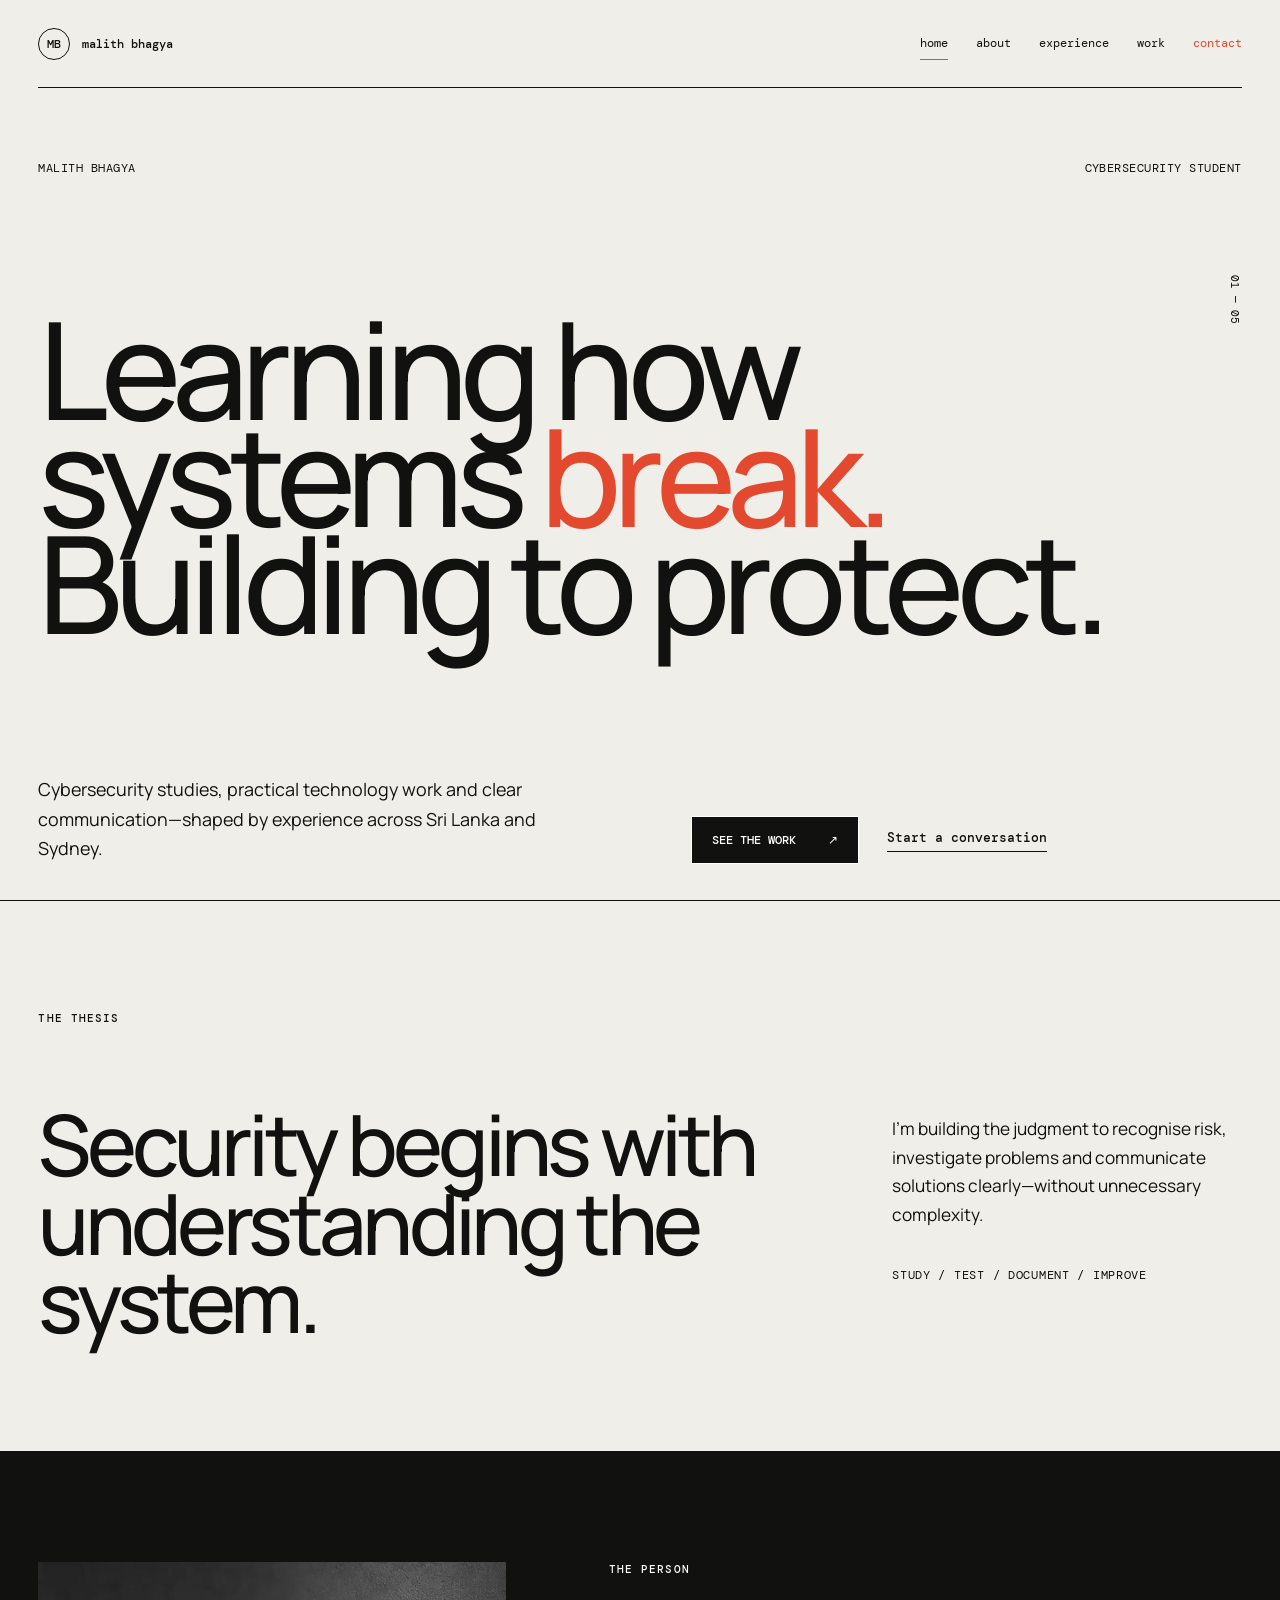
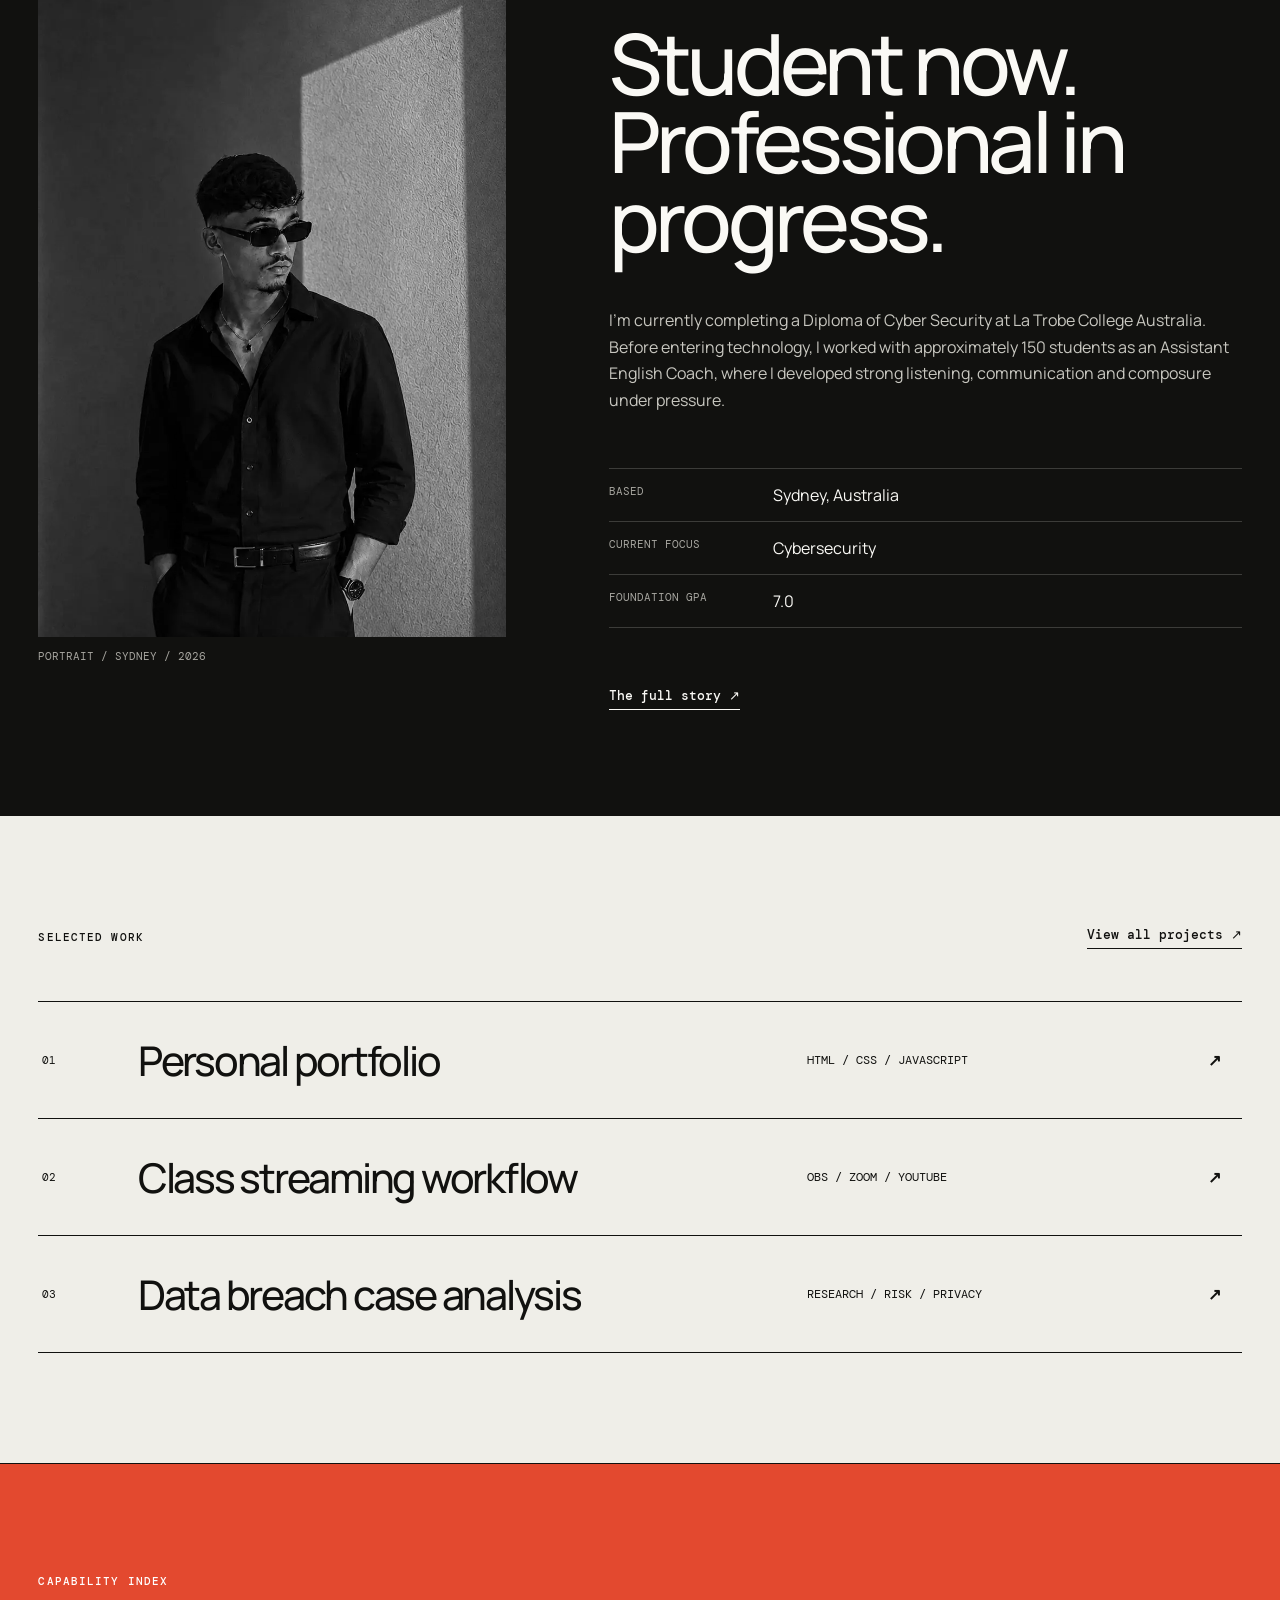
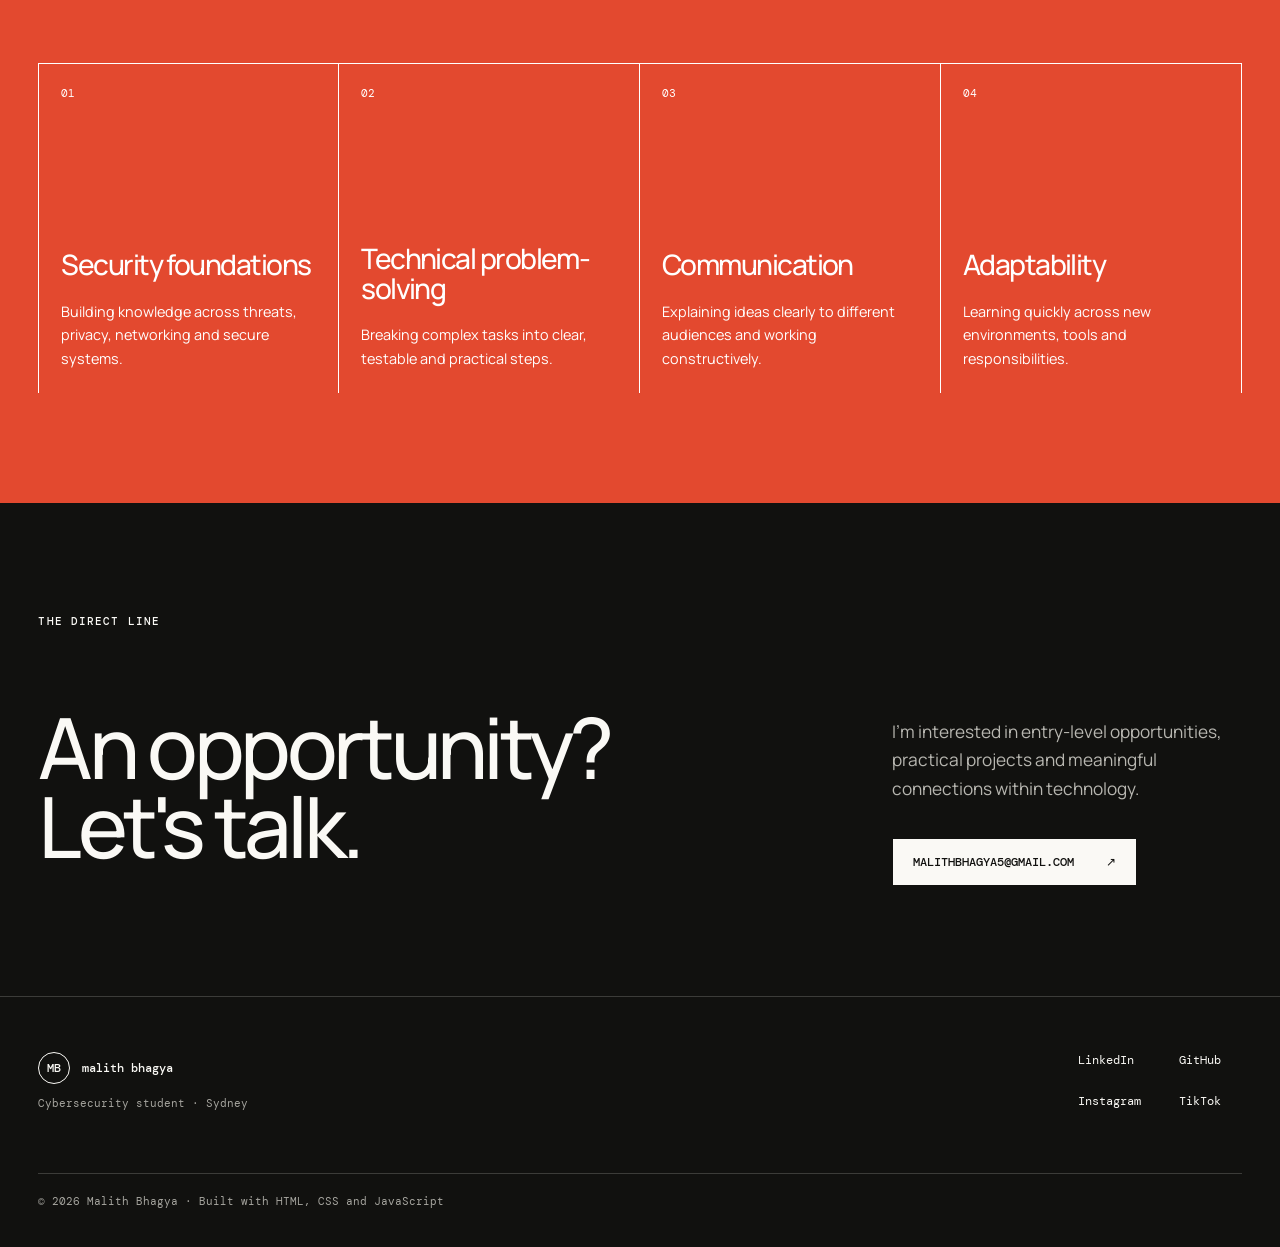
<file: index.html>
<!doctype html>
<html lang="en">
<head>
  <meta charset="UTF-8" />
  <meta name="viewport" content="width=device-width, initial-scale=1" />
  <meta
    name="description"
    content="Malith Bhagya — cybersecurity student, communicator and emerging technology professional based in Sydney."
  />
  <title>Malith Bhagya — Cybersecurity Student</title>

  <link rel="preconnect" href="https://fonts.googleapis.com" />
  <link rel="preconnect" href="https://fonts.gstatic.com" crossorigin />
  <link
    href="https://fonts.googleapis.com/css2?family=DM+Mono:wght@300;400;500&family=Manrope:wght@400;500;600&display=swap"
    rel="stylesheet"
  />
  <link rel="stylesheet" href="style.css" />
  <script src="script.js" defer></script>
</head>

<body>
  <a class="skip-link" href="#main">Skip to content</a>

  <header class="site-header">
    <nav class="navbar" aria-label="Main navigation">
      <a class="logo" href="index.html"><span>MB</span> Malith Bhagya</a>

      <button class="menu-button" aria-label="Open navigation" aria-expanded="false">
        <i></i>
        <i></i>
      </button>

      <div class="nav-links">
        <a class="active" href="index.html">Home</a>
        <a href="about.html">About</a>
        <a href="resume.html">Experience</a>
        <a href="projects.html">Work</a>
        <a class="nav-contact" href="contact.html">Contact</a>
      </div>
    </nav>
  </header>

  <main id="main">
    <section class="home-hero">
      <div class="hero-kicker reveal">
        <span>Malith Bhagya</span>
        <span>Cybersecurity student</span>
      </div>

      <h1 class="reveal">
        Learning how<br />
        systems <em>break.</em><br />
        Building to protect.
      </h1>

      <div class="hero-bottom reveal">
        <p>
          Cybersecurity studies, practical technology work and clear
          communication—shaped by experience across Sri Lanka and Sydney.
        </p>
        <div class="buttons">
          <a class="button dark" href="projects.html">See the work <span>↗</span></a>
          <a class="text-link" href="contact.html">Start a conversation</a>
        </div>
      </div>

      <div class="hero-index" aria-hidden="true">01 — 05</div>
    </section>

    <section class="signal section">
      <p class="label">THE THESIS</p>

      <div class="split">
        <h2 class="reveal">
          Security begins with<br />
          understanding the system.
        </h2>
        <div class="reveal">
          <p>
            I'm building the judgment to recognise risk, investigate problems
            and communicate solutions clearly—without unnecessary complexity.
          </p>
          <p class="mono">study / test / document / improve</p>
        </div>
      </div>
    </section>

    <section class="profile-panel section">
      <div class="profile-image reveal">
        <img src="images/portrait.webp" alt="Portrait of Malith Bhagya" />
        <span>Portrait / Sydney / 2026</span>
      </div>

      <div class="profile-copy reveal">
        <p class="label">THE PERSON</p>
        <h2>
          Student now.<br />
          Professional in progress.
        </h2>
        <p>
          I'm currently completing a Diploma of Cyber Security at La Trobe
          College Australia. Before entering technology, I worked with
          approximately 150 students as an Assistant English Coach, where I
          developed strong listening, communication and composure under
          pressure.
        </p>
        <dl>
          <div>
            <dt>Based</dt>
            <dd>Sydney, Australia</dd>
          </div>
          <div>
            <dt>Current focus</dt>
            <dd>Cybersecurity</dd>
          </div>
          <div>
            <dt>Foundation GPA</dt>
            <dd>7.0</dd>
          </div>
        </dl>
        <a class="text-link" href="about.html">The full story <span>↗</span></a>
      </div>
    </section>

    <section class="work-index section">
      <div class="section-top">
        <p class="label">SELECTED WORK</p>
        <a class="text-link" href="projects.html">View all projects ↗</a>
      </div>

      <a class="work-row reveal" href="projects.html">
        <span>01</span>
        <h3>Personal portfolio</h3>
        <p>HTML / CSS / JavaScript</p>
        <b>↗</b>
      </a>

      <a class="work-row reveal" href="projects.html">
        <span>02</span>
        <h3>Class streaming workflow</h3>
        <p>OBS / Zoom / YouTube</p>
        <b>↗</b>
      </a>

      <a class="work-row reveal" href="projects.html">
        <span>03</span>
        <h3>Data breach case analysis</h3>
        <p>Research / Risk / Privacy</p>
        <b>↗</b>
      </a>
    </section>

    <section class="capability section">
      <p class="label">CAPABILITY INDEX</p>

      <div class="capability-grid">
        <article class="reveal">
          <span>01</span>
          <h3>Security foundations</h3>
          <p>Building knowledge across threats, privacy, networking and secure systems.</p>
        </article>

        <article class="reveal">
          <span>02</span>
          <h3>Technical problem-solving</h3>
          <p>Breaking complex tasks into clear, testable and practical steps.</p>
        </article>

        <article class="reveal">
          <span>03</span>
          <h3>Communication</h3>
          <p>Explaining ideas clearly to different audiences and working constructively.</p>
        </article>

        <article class="reveal">
          <span>04</span>
          <h3>Adaptability</h3>
          <p>Learning quickly across new environments, tools and responsibilities.</p>
        </article>
      </div>
    </section>

    <section class="direct section">
      <p class="label">THE DIRECT LINE</p>

      <div class="split">
        <h2 class="reveal">
          An opportunity?<br />
          Let's talk.
        </h2>
        <div class="reveal">
          <p>
            I'm interested in entry-level opportunities, practical projects
            and meaningful connections within technology.
          </p>
          <a class="button light" href="mailto:malithbhagya5@gmail.com">
            malithbhagya5@gmail.com <span>↗</span>
          </a>
        </div>
      </div>
    </section>
  </main>

  <footer class="site-footer">
    <div>
      <a class="logo" href="index.html"><span>MB</span> Malith Bhagya</a>
      <p>Cybersecurity student · Sydney</p>
    </div>

    <div class="socials">
      <a href="https://www.linkedin.com/in/malith-bhagya/" target="_blank" rel="noopener noreferrer">LinkedIn</a>
      <a href="https://github.com/Bagii-cyber" target="_blank" rel="noopener noreferrer">GitHub</a>
      <a href="https://www.instagram.com/malithnotfound" target="_blank" rel="noopener noreferrer">Instagram</a>
      <a href="https://www.tiktok.com/@definitelynotmalith" target="_blank" rel="noopener noreferrer">TikTok</a>
    </div>

    <p class="copyright">© <span data-year></span> Malith Bhagya · Built with HTML, CSS and JavaScript</p>
  </footer>
</body>
</html>
</file>
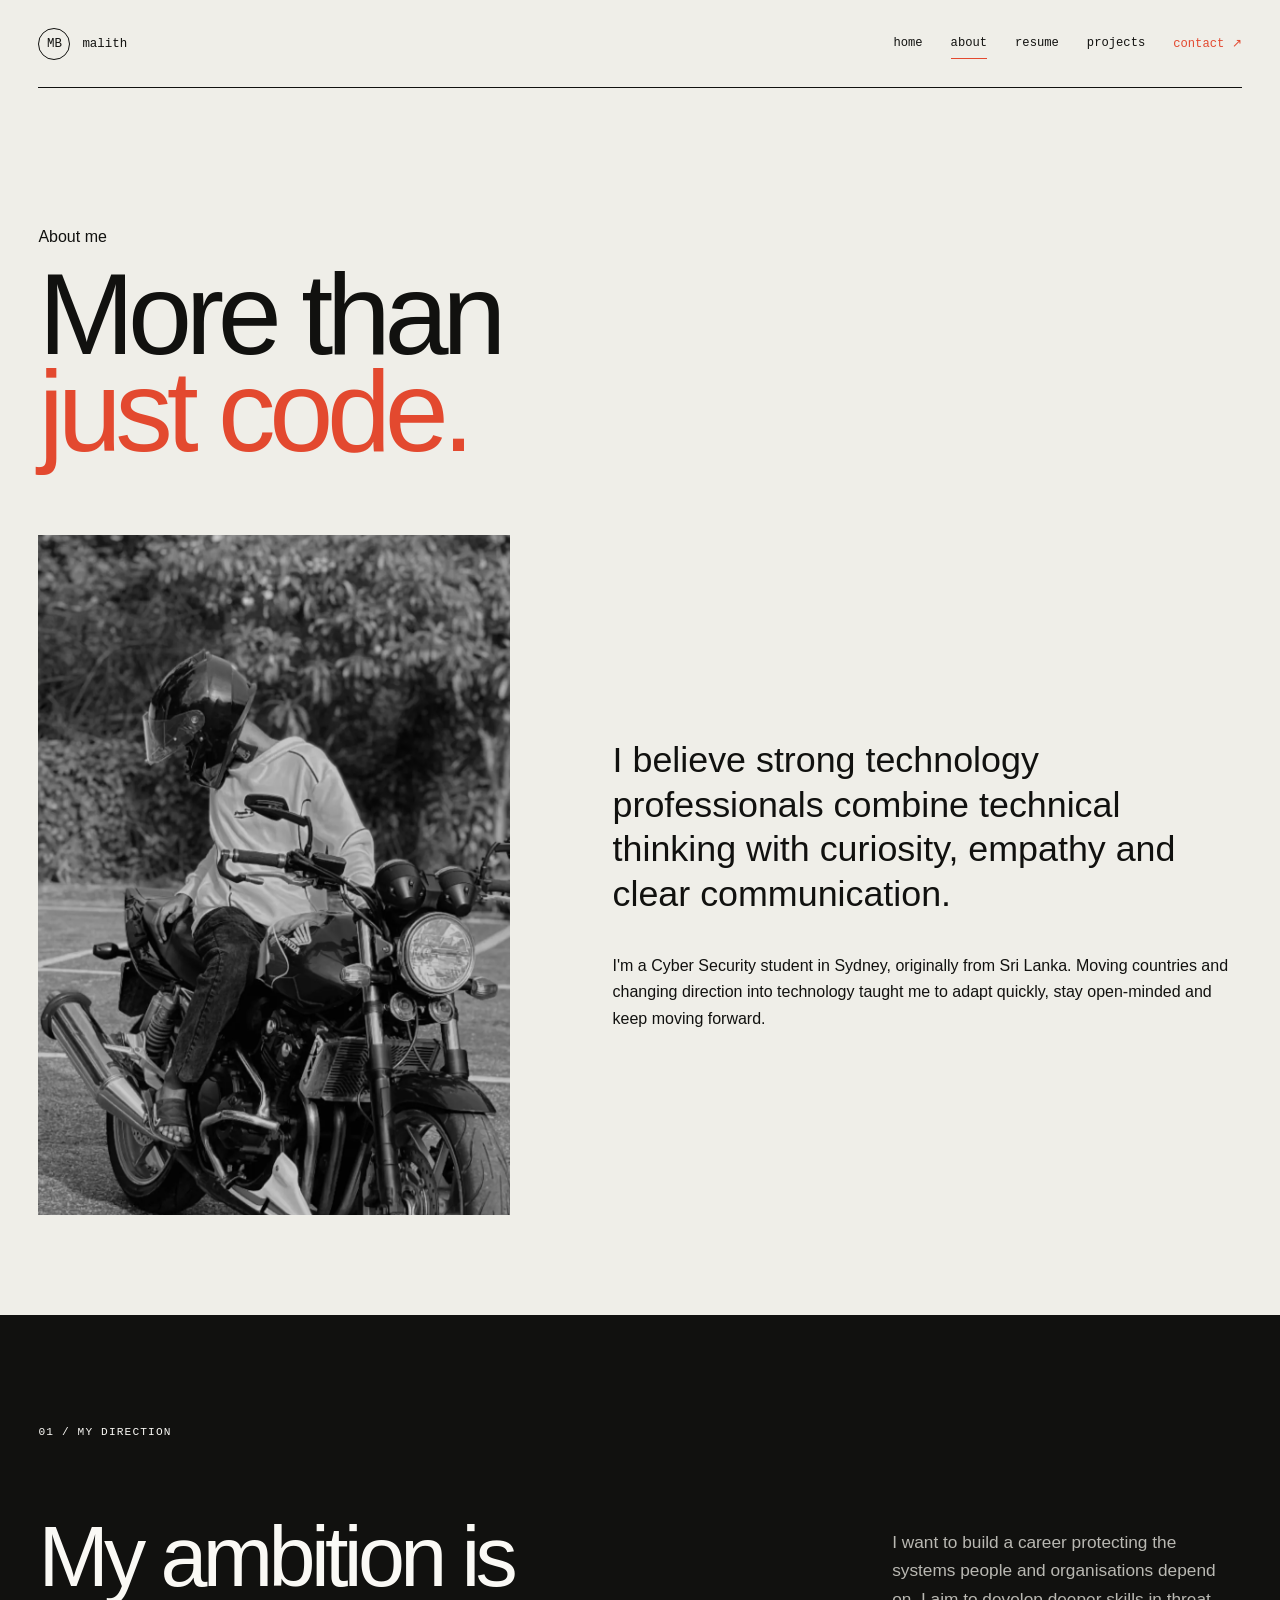
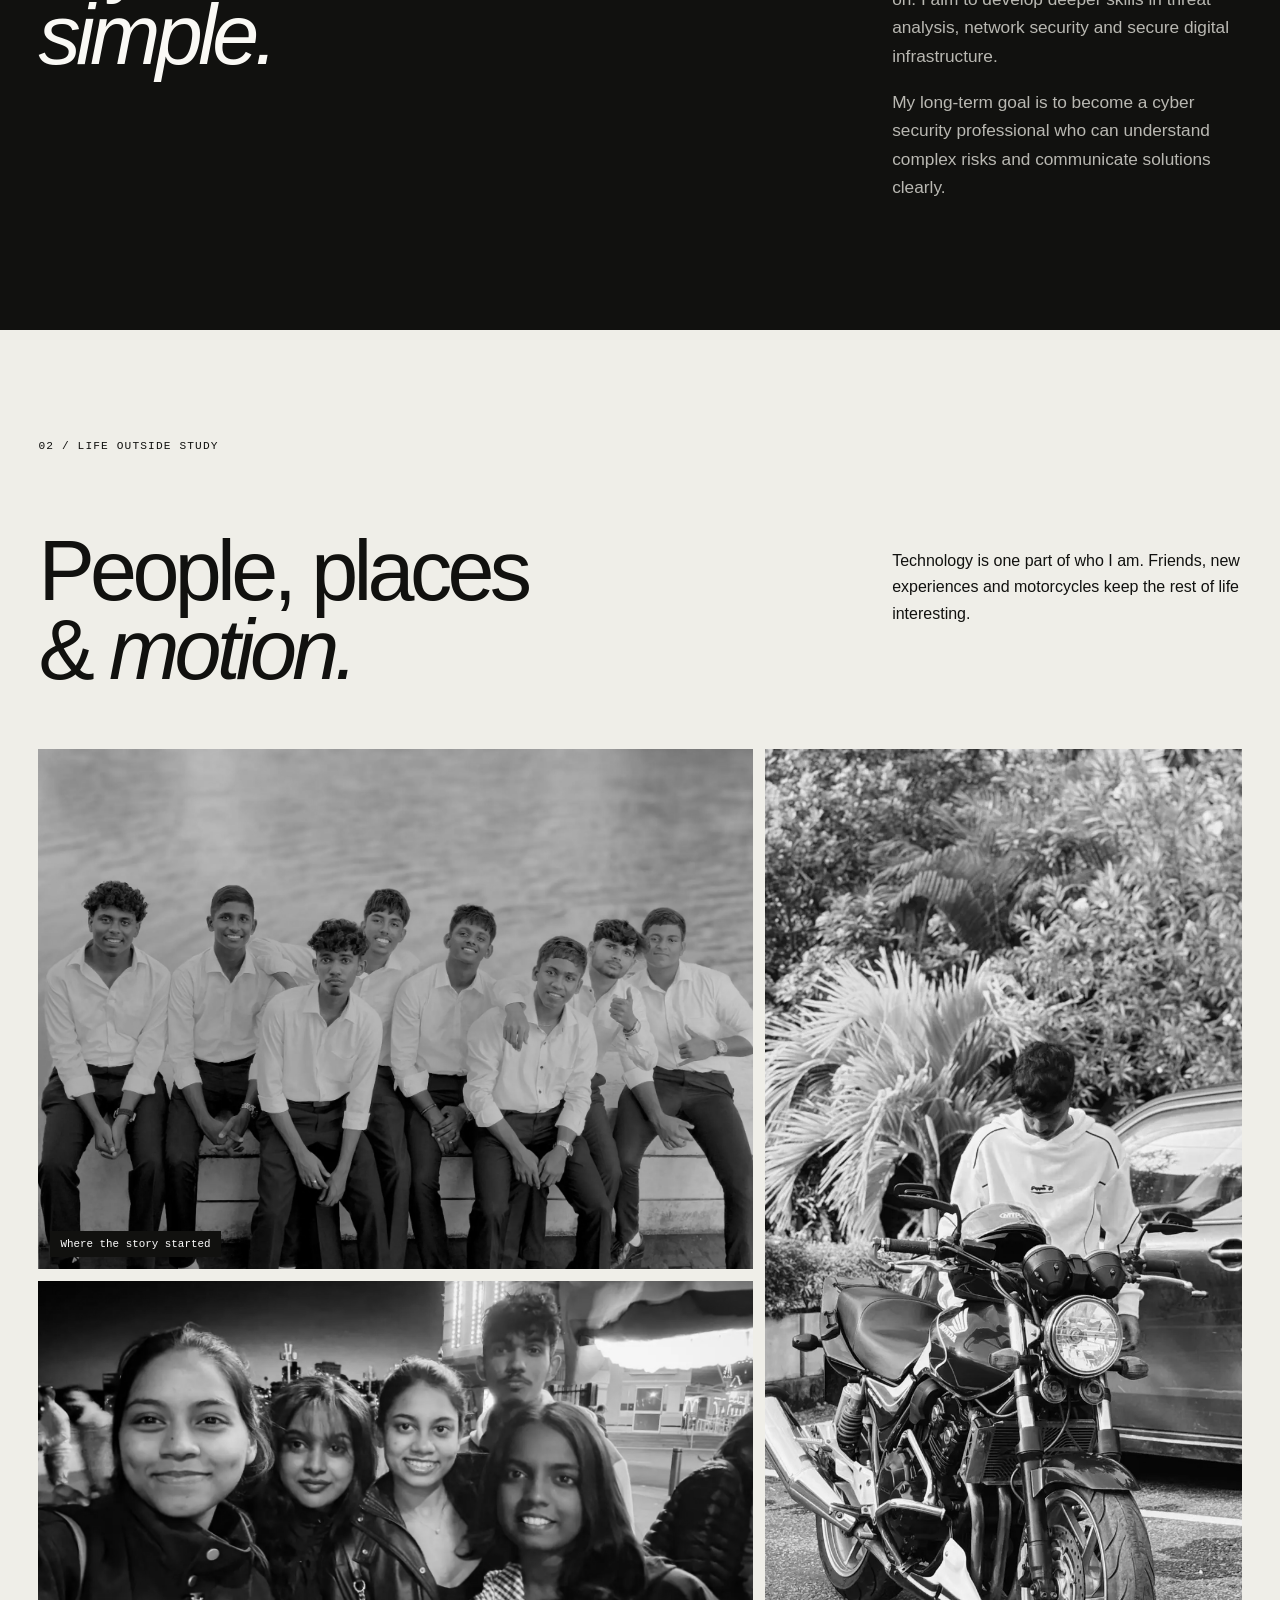
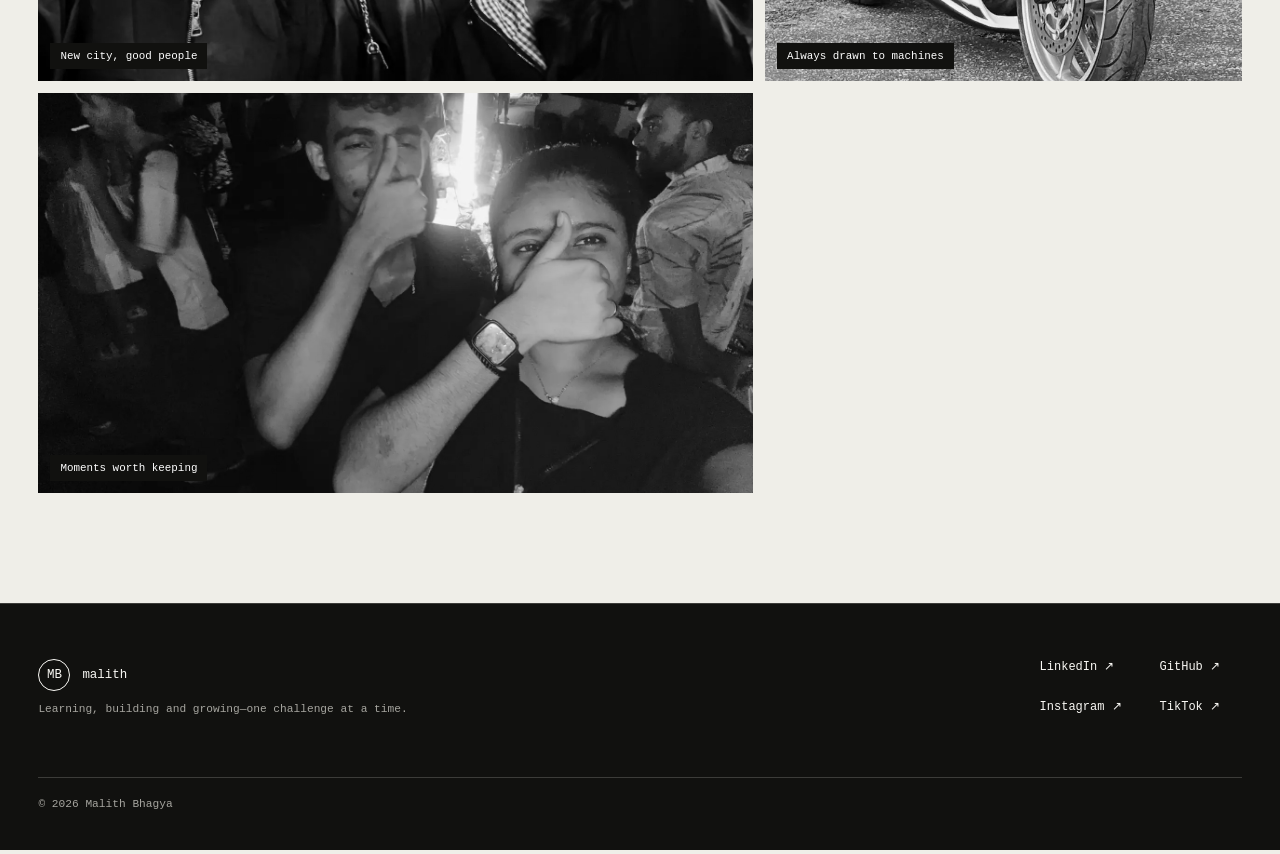
<file: about.html>
<!doctype html>
<html lang="en">
<head>
  <meta charset="UTF-8" />
  <meta name="viewport" content="width=device-width, initial-scale=1" />
  <meta name="description" content="About Malith Bhagya, his ambitions and interests." />
  <title>Malith Bhagya | About</title>

  <link rel="preconnect" href="https://fonts.googleapis.com" />
  <link rel="preconnect" href="https://fonts.gstatic.com" crossorigin />
  <link
    href="https://fonts.googleapis.com/css2?family=DM+Sans:wght@400;500;600&family=Space+Grotesk:wght@500;600;700&display=swap"
    rel="stylesheet"
  />
  <link rel="stylesheet" href="style.css" />
  <script src="script.js" defer></script>
</head>

<body>
  <header class="site-header">
    <nav class="navbar">
      <a class="logo" href="index.html"><span>MB</span> Malith</a>

      <button class="menu-button" aria-label="Open navigation" aria-expanded="false">
        <i></i>
        <i></i>
      </button>

      <div class="nav-links">
        <a href="index.html">Home</a>
        <a class="active" href="about.html">About</a>
        <a href="resume.html">Resume</a>
        <a href="projects.html">Projects</a>
        <a class="nav-contact" href="contact.html">Contact ↗</a>
      </div>
    </nav>
  </header>

  <main>
    <section class="page-hero">
      <p class="eyebrow reveal"><span></span></span>About me</p>
    
      <h1 class="reveal">
        More than<br />
        <em>just code.</em>
      </h1>

      <div class="about-grid">
        <img
          class="reveal"
          src="images/bike-bw.webp"
          alt="Black and white photograph of Malith with a motorcycle"
        />

        <div class="reveal">
          <p class="large">
            I believe strong technology professionals combine technical thinking
            with curiosity, empathy and clear communication.
          </p>
          <p>
            I'm a Cyber Security student in Sydney, originally from Sri Lanka.
            Moving countries and changing direction into technology taught me to
            adapt quickly, stay open-minded and keep moving forward.
          </p>
        </div>
      </div>
    </section>

    <section class="section dark-section">
      <p class="label">01 / MY DIRECTION</p>

      <div class="split">
        <h2 class="reveal">
          My ambition is<br />
          <em>simple.</em>
        </h2>

        <div class="reveal">
          <p>
            I want to build a career protecting the systems people and
            organisations depend on. I aim to develop deeper skills in threat
            analysis, network security and secure digital infrastructure.
          </p>
          <p>
            My long-term goal is to become a cyber security professional who can
            understand complex risks and communicate solutions clearly.
          </p>
        </div>
      </div>
    </section>

    <section class="section">
      <p class="label">02 / LIFE OUTSIDE STUDY</p>

      <div class="split">
        <h2 class="reveal">
          People, places<br />
          &amp; <em>motion.</em>
        </h2>
        <p class="reveal">
          Technology is one part of who I am. Friends, new experiences and
          motorcycles keep the rest of life interesting.
        </p>
      </div>

      <div class="gallery">
        <figure class="wide reveal">
          <img src="images/school-friends.webp" alt="Malith with school friends" />
          <figcaption>Where the story started</figcaption>
        </figure>

        <figure class="tall reveal">
          <img src="images/bike-color.webp" alt="Malith with a blue motorcycle" />
          <figcaption>Always drawn to machines</figcaption>
        </figure>

        <figure class="reveal">
          <img src="images/friends-night.webp" alt="Malith with friends" />
          <figcaption>New city, good people</figcaption>
        </figure>

        <figure class="reveal">
          <img src="images/friends-event.webp" alt="Malith and a friend" />
          <figcaption>Moments worth keeping</figcaption>
        </figure>
      </div>
    </section>
  </main>

  <footer class="site-footer">
    <div>
      <a class="logo" href="index.html"><span>MB</span> Malith</a>
      <p>Learning, building and growing—one challenge at a time.</p>
    </div>

    <div class="socials">
      <a href="https://www.linkedin.com/" target="_blank" rel="noopener noreferrer">LinkedIn ↗</a>
      <a href="https://github.com/" target="_blank" rel="noopener noreferrer">GitHub ↗</a>
      <a href="https://www.instagram.com/malithnotfound" target="_blank" rel="noopener noreferrer">Instagram ↗</a>
      <a href="https://www.tiktok.com/@definitelynotmalith" target="_blank" rel="noopener noreferrer">TikTok ↗</a>
    </div>

    <p class="copyright">© <span data-year></span> Malith Bhagya</p>
  </footer>
</body>
</html>
</file>
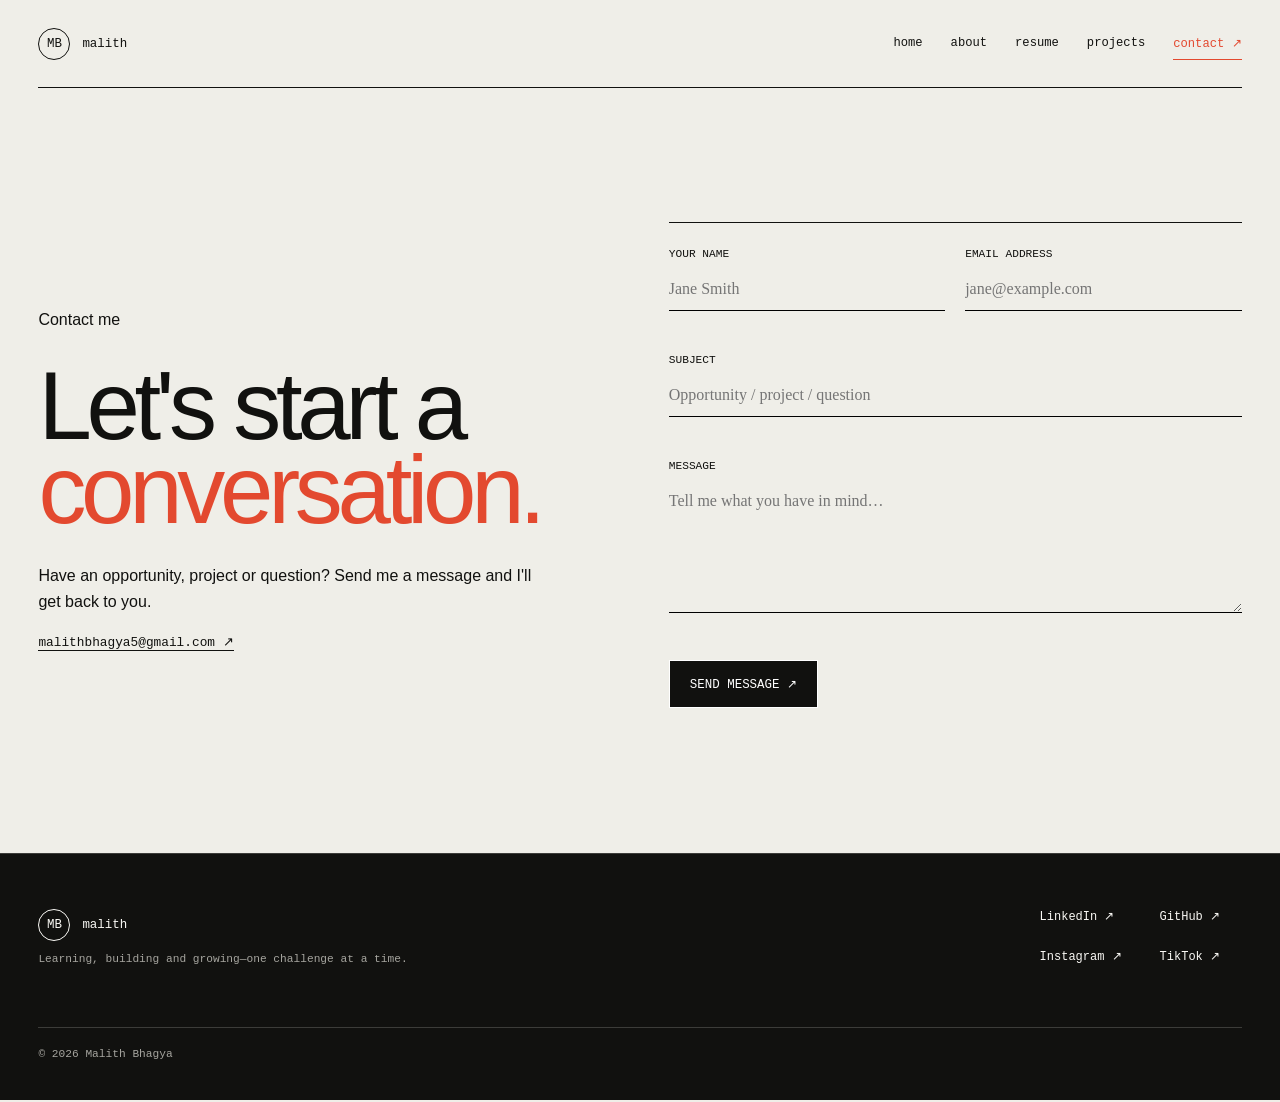
<file: contact.html>
<!doctype html>
<html lang="en">
<head>
  <meta charset="UTF-8" />
  <meta name="viewport" content="width=device-width, initial-scale=1" />
  <meta name="description" content="Contact Malith Bhagya." />
  <title>Malith Bhagya | Contact</title>

  <link rel="preconnect" href="https://fonts.googleapis.com" />
  <link rel="preconnect" href="https://fonts.gstatic.com" crossorigin />
  <link
    href="https://fonts.googleapis.com/css2?family=DM+Sans:wght@400;500;600&family=Space+Grotesk:wght@500;600;700&display=swap"
    rel="stylesheet"
  />
  <link rel="stylesheet" href="style.css" />
  <script src="script.js" defer></script>
</head>

<body class="contact-page">
  <header class="site-header">
    <nav class="navbar">
      <a class="logo" href="index.html"><span>MB</span> Malith</a>

      <button class="menu-button" aria-label="Open navigation" aria-expanded="false">
        <i></i>
        <i></i>
      </button>

      <div class="nav-links">
        <a href="index.html">Home</a>
        <a href="about.html">About</a>
        <a href="resume.html">Resume</a>
        <a href="projects.html">Projects</a>
        <a class="nav-contact active" href="contact.html">Contact ↗</a>
      </div>
    </nav>
  </header>

  <main>
    <section class="contact-main">
      <div class="reveal">
        <p class="eyebrow"><span></span>Contact me</p>
        <h1>
          Let's start a<br />
          <em>conversation.</em>
        </h1>
        <p>
          Have an opportunity, project or question? Send me a message and I'll get back to you.
        </p>
        <a class="email-link" href="mailto:malithbhagya5@gmail.com">malithbhagya5@gmail.com ↗</a>
      </div>

      <form id="contact-form" class="contact-form reveal" novalidate>
        <div class="form-row">
          <div class="field">
            <label for="name">Your name</label>
            <input id="name" name="name" type="text" placeholder="Jane Smith" required />
            <small></small>
          </div>

          <div class="field">
            <label for="email">Email address</label>
            <input id="email" name="email" type="email" placeholder="jane@example.com" required />
            <small></small>
          </div>
        </div>

        <div class="field">
          <label for="subject">Subject</label>
          <input id="subject" name="subject" type="text" placeholder="Opportunity / project / question" required />
          <small></small>
        </div>

        <div class="field">
          <label for="message">Message</label>
          <textarea id="message" name="message" rows="6" placeholder="Tell me what you have in mind…" required></textarea>
          <small></small>
        </div>

        <button class="button dark" type="submit">Send message ↗</button>
        <p class="form-status" aria-live="polite"></p>
      </form>
    </section>
  </main>

  <footer class="site-footer">
    <div>
      <a class="logo" href="index.html"><span>MB</span> Malith</a>
      <p>Learning, building and growing—one challenge at a time.</p>
    </div>

    <div class="socials">
      <a href="https://www.linkedin.com/" target="_blank" rel="noopener noreferrer">LinkedIn ↗</a>
      <a href="https://github.com/" target="_blank" rel="noopener noreferrer">GitHub ↗</a>
      <a href="https://www.instagram.com/malithnotfound" target="_blank" rel="noopener noreferrer">Instagram ↗</a>
      <a href="https://www.tiktok.com/@definitelynotmalith" target="_blank" rel="noopener noreferrer">TikTok ↗</a>
    </div>

    <p class="copyright">© <span data-year></span> Malith Bhagya</p>
  </footer>
</body>
</html>
</file>
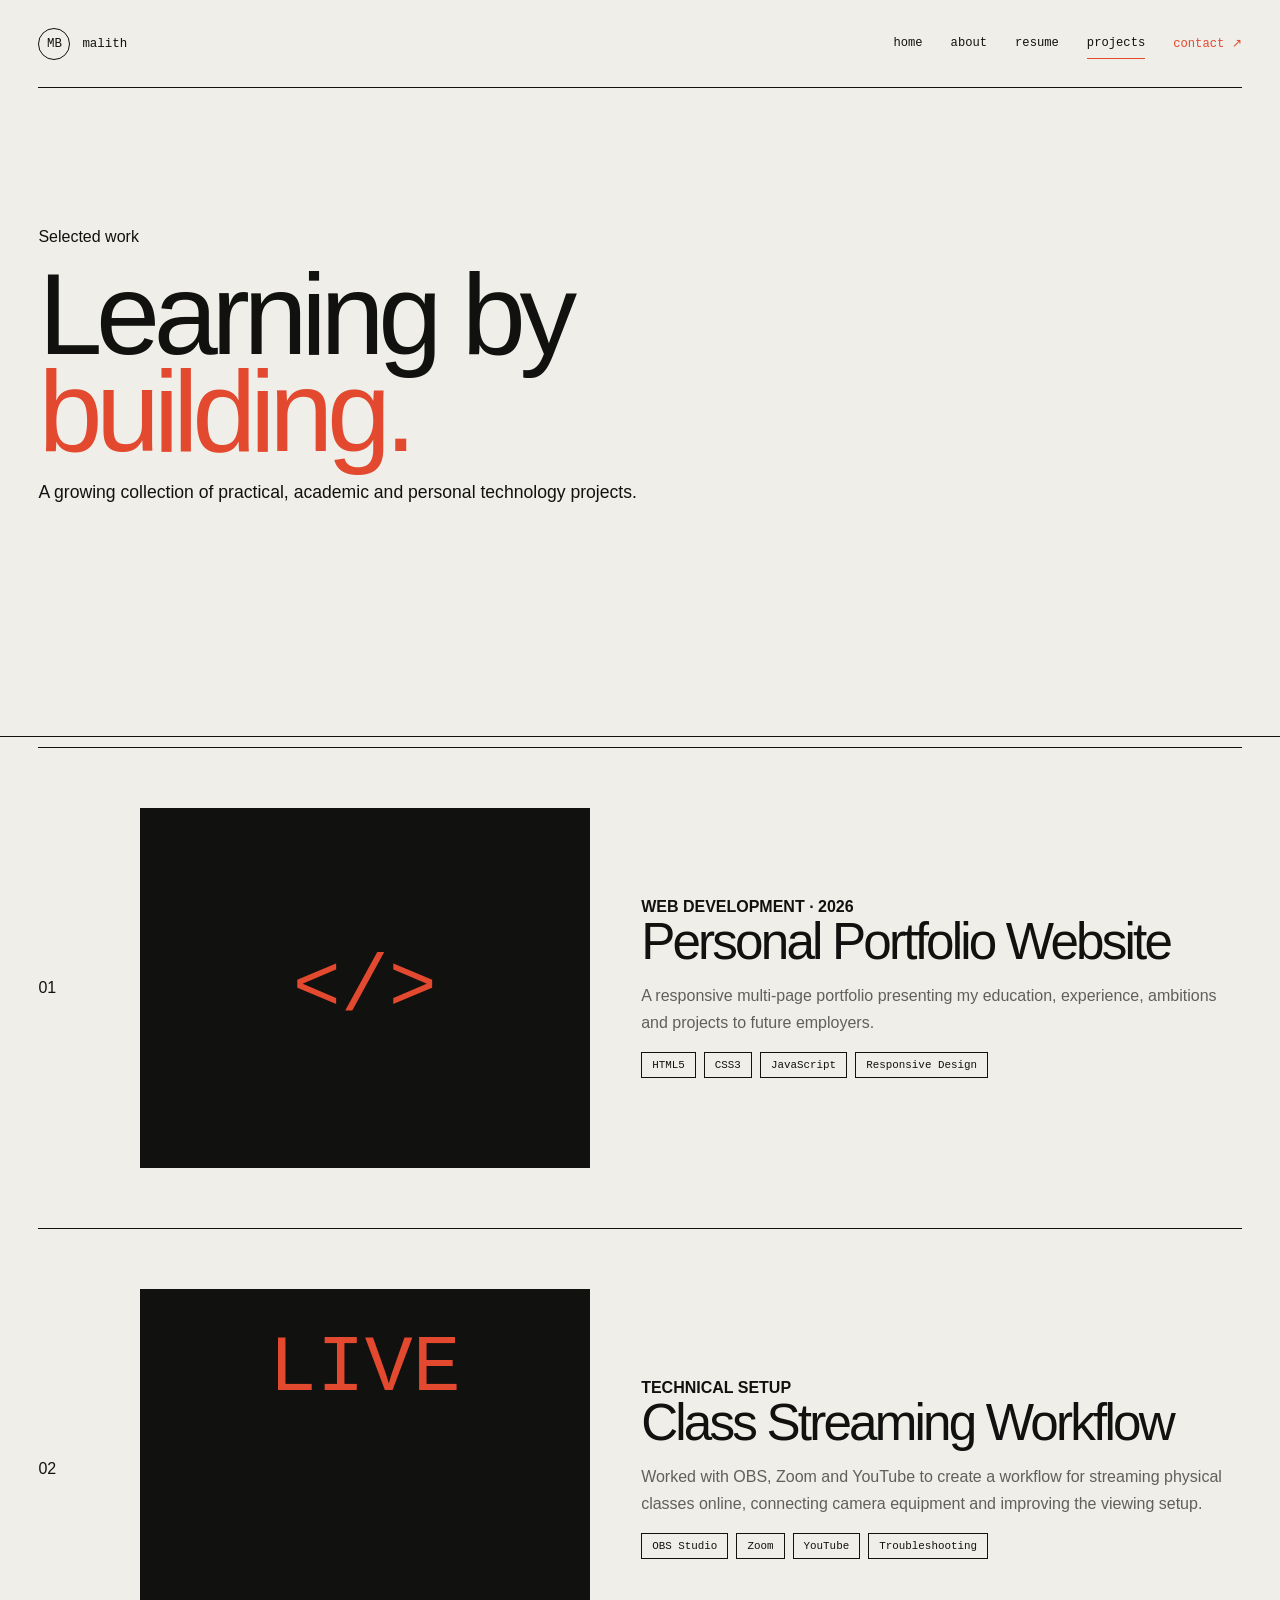
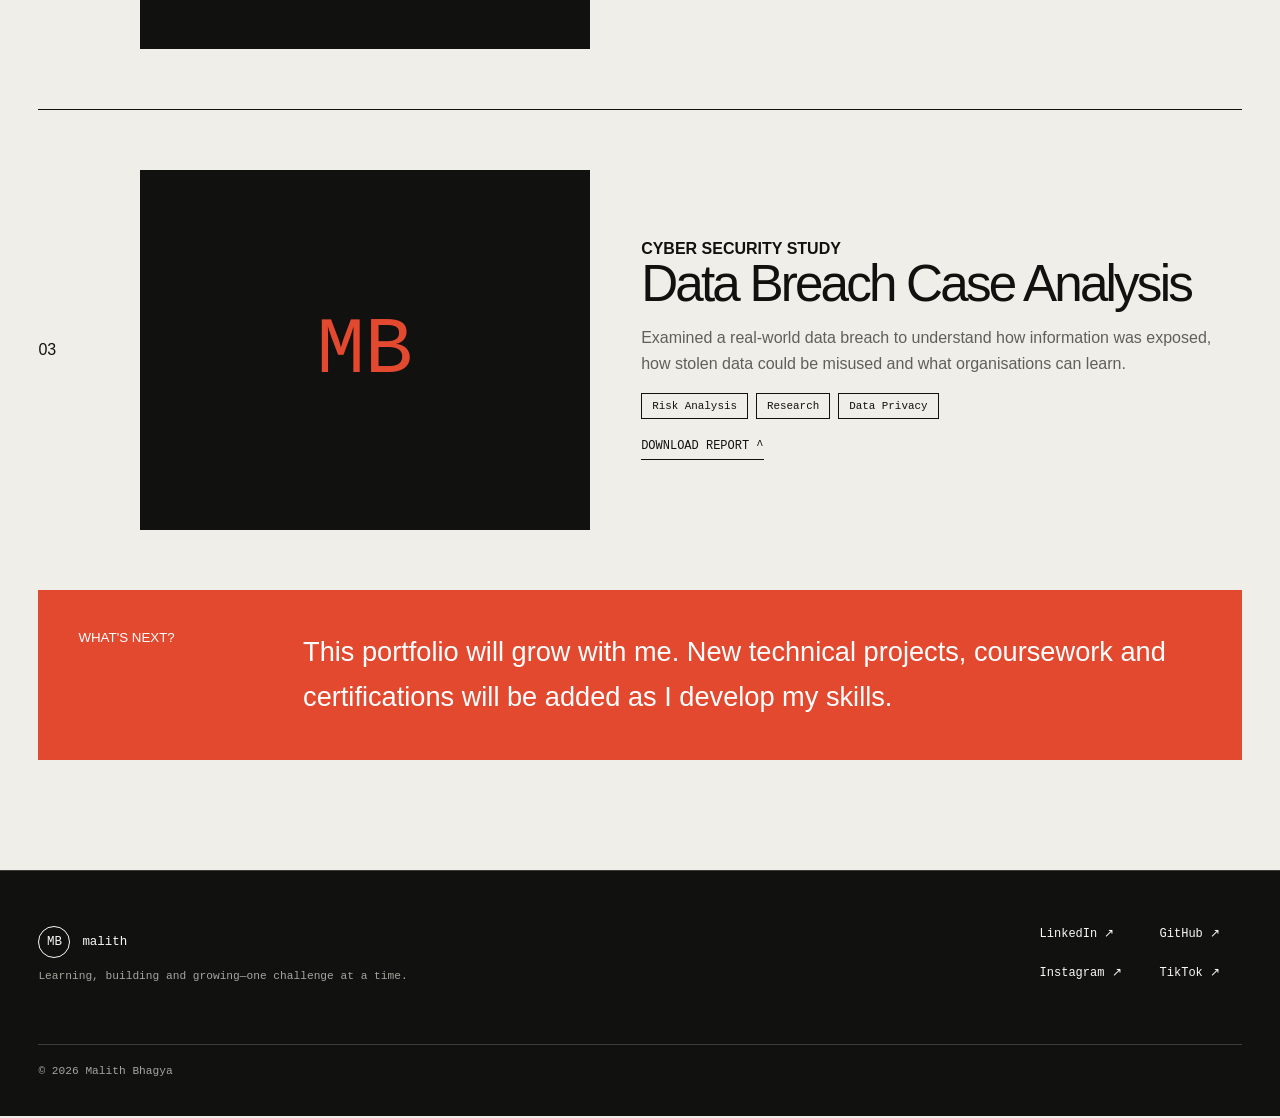
<file: projects.html>
<!doctype html>
<html lang="en">
<head>
  <meta charset="UTF-8" />
  <meta name="viewport" content="width=device-width, initial-scale=1" />
  <meta name="description" content="Technology projects by Malith Bhagya." />
  <title>Malith Bhagya | Projects</title>

  <link rel="preconnect" href="https://fonts.googleapis.com" />
  <link rel="preconnect" href="https://fonts.gstatic.com" crossorigin />
  <link
    href="https://fonts.googleapis.com/css2?family=DM+Sans:wght@400;500;600&family=Space+Grotesk:wght@500;600;700&display=swap"
    rel="stylesheet"
  />
  <link rel="stylesheet" href="style.css" />
  <script src="script.js" defer></script>
</head>

<body>
  <header class="site-header">
    <nav class="navbar">
      <a class="logo" href="index.html"><span>MB</span> Malith</a>

      <button class="menu-button" aria-label="Open navigation" aria-expanded="false">
        <i></i>
        <i></i>
      </button>

      <div class="nav-links">
        <a href="index.html">Home</a>
        <a href="about.html">About</a>
        <a href="resume.html">Resume</a>
        <a class="active" href="projects.html">Projects</a>
        <a class="nav-contact" href="contact.html">Contact ↗</a>
      </div>
    </nav>
  </header>

  <main>
    <section class="page-hero compact">
      <p class="eyebrow reveal"><span></span>Selected work</p>
      <h1 class="reveal">
        Learning by<br />
        <em>building.</em>
      </h1>
      <p class="intro reveal">
        A growing collection of practical, academic and personal technology projects.
      </p>
    </section>

    <section class="section project-list">
      <article class="project reveal">
        <span>01</span>
        <div class="project-art web-art"><strong>&lt;/&gt;</strong></div>
        <div>
          <b>WEB DEVELOPMENT · 2026</b>
          <h2>Personal Portfolio Website</h2>
          <p>
            A responsive multi-page portfolio presenting my education,
            experience, ambitions and projects to future employers.
          </p>
          <div class="tags">
            <span>HTML5</span>
            <span>CSS3</span>
            <span>JavaScript</span>
            <span>Responsive Design</span>
          </div>
        </div>
      </article>

      <article class="project reveal">
        <span>02</span>
        <div class="project-art stream-art">
          <strong>LIVE</strong>
          <i></i>
          <i></i>
          <i></i>
        </div>
        <div>
          <b>TECHNICAL SETUP</b>
          <h2>Class Streaming Workflow</h2>
          <p>
            Worked with OBS, Zoom and YouTube to create a workflow for
            streaming physical classes online, connecting camera equipment
            and improving the viewing setup.
          </p>
          <div class="tags">
            <span>OBS Studio</span>
            <span>Zoom</span>
            <span>YouTube</span>
            <span>Troubleshooting</span>
          </div>
        </div>
      </article>

      <article class="project reveal">
        <span>03</span>
        <div class="project-art cyber-art">
            
            <strong>MB</strong>
        </div>

        <div>
          <b>CYBER SECURITY STUDY</b>

          <h2>Data Breach Case Analysis</h2>

          <p>
            Examined a real-world data breach to understand how information
            was exposed, how stolen data could be misused and what
            organisations can learn.
          </p>
            <div class="tags">
                <span>Risk Analysis</span>
                <span>Research</span>
                <span>Data Privacy</span>
          </div>

          <a 
            class="project-downloads"
            href="document/data-breach-case-analysis.docx"
            download
            >
            Download Report ^
          </a>
        </div>
      </article>

      <aside class="project-note reveal">
        <small>WHAT'S NEXT?</small>
        <p>
          This portfolio will grow with me. New technical projects,
          coursework and certifications will be added as I develop my skills.
        </p>
      </aside>
    </section>
  </main>

  <footer class="site-footer">
    <div>
      <a class="logo" href="index.html"><span>MB</span> Malith</a>
      <p>Learning, building and growing—one challenge at a time.</p>
    </div>

    <div class="socials">
      <a href="https://www.linkedin.com/" target="_blank" rel="noopener noreferrer">LinkedIn ↗</a>
      <a href="https://github.com/" target="_blank" rel="noopener noreferrer">GitHub ↗</a>
      <a href="https://www.instagram.com/malithnotfound" target="_blank" rel="noopener noreferrer">Instagram ↗</a>
      <a href="https://www.tiktok.com/@definitelynotmalith" target="_blank" rel="noopener noreferrer">TikTok ↗</a>
    </div>

    <p class="copyright">© <span data-year></span> Malith Bhagya</p>
  </footer>
</body>
</html>
</file>
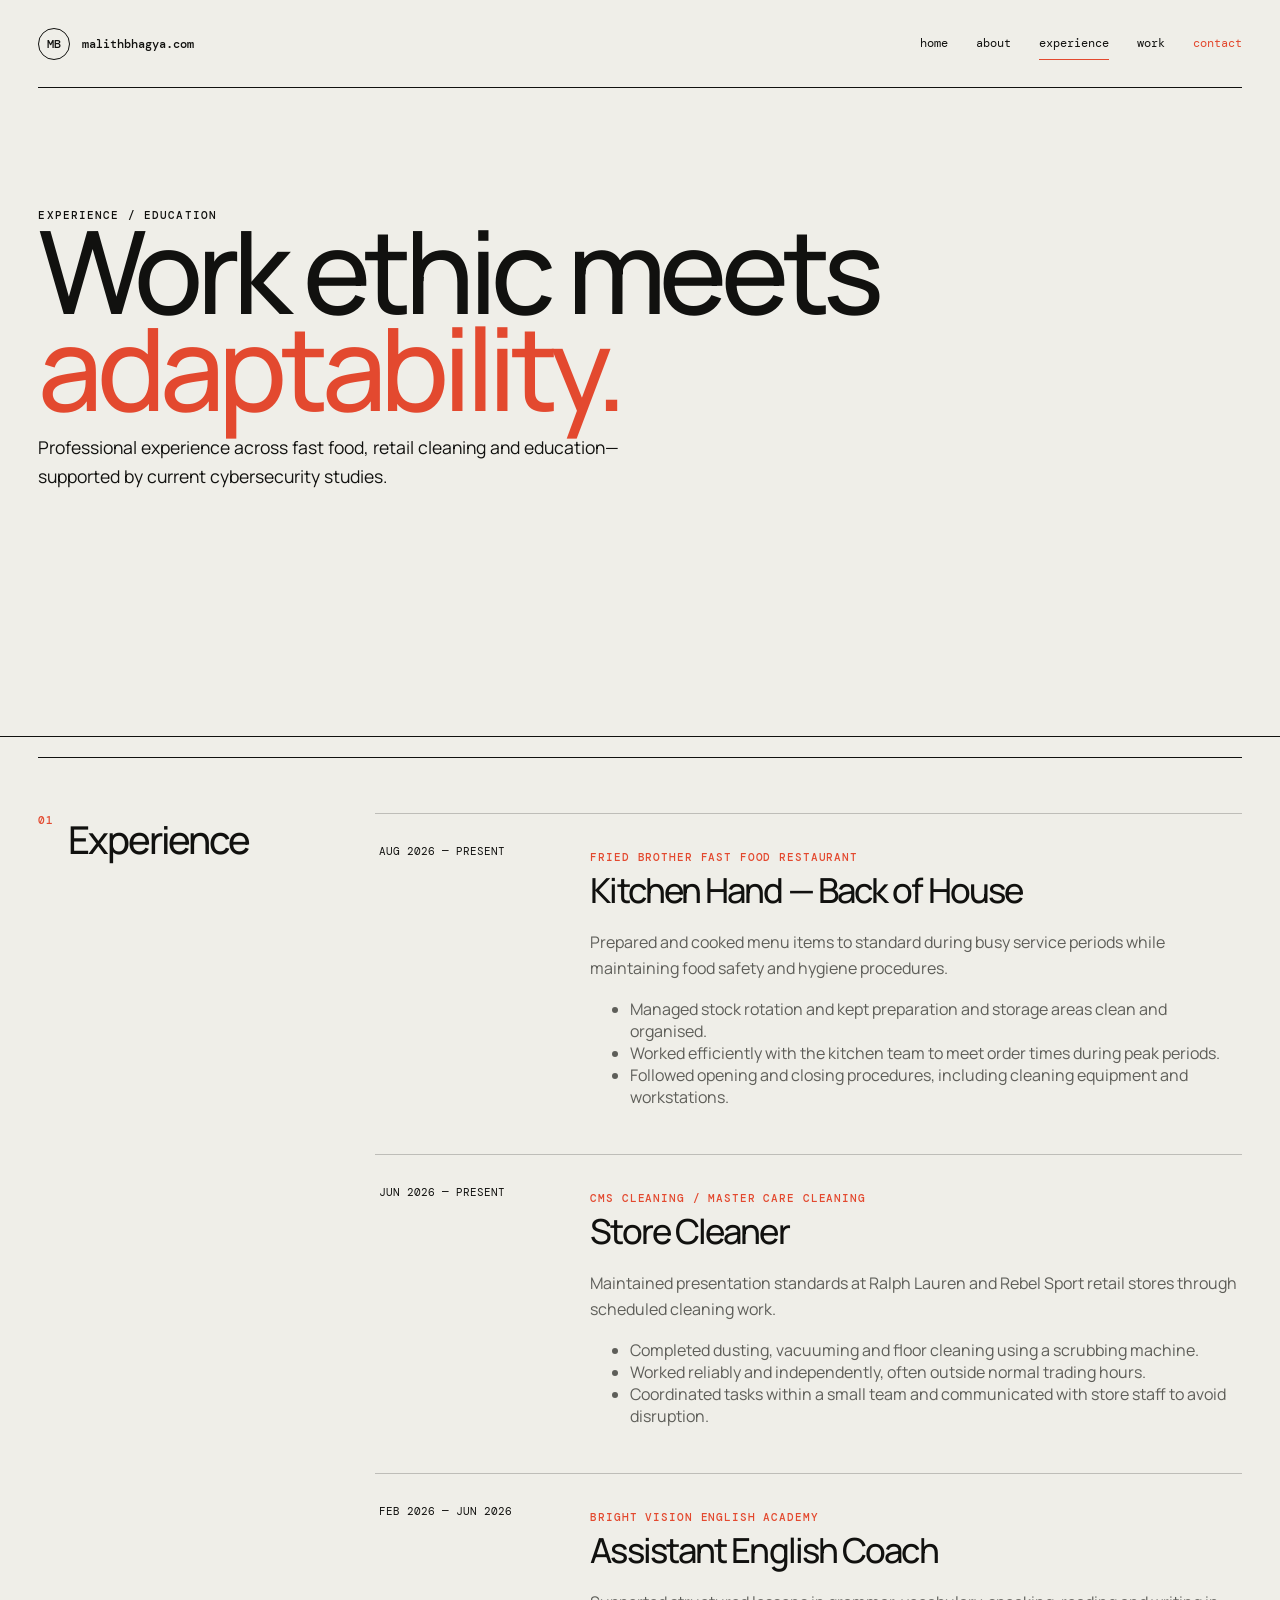
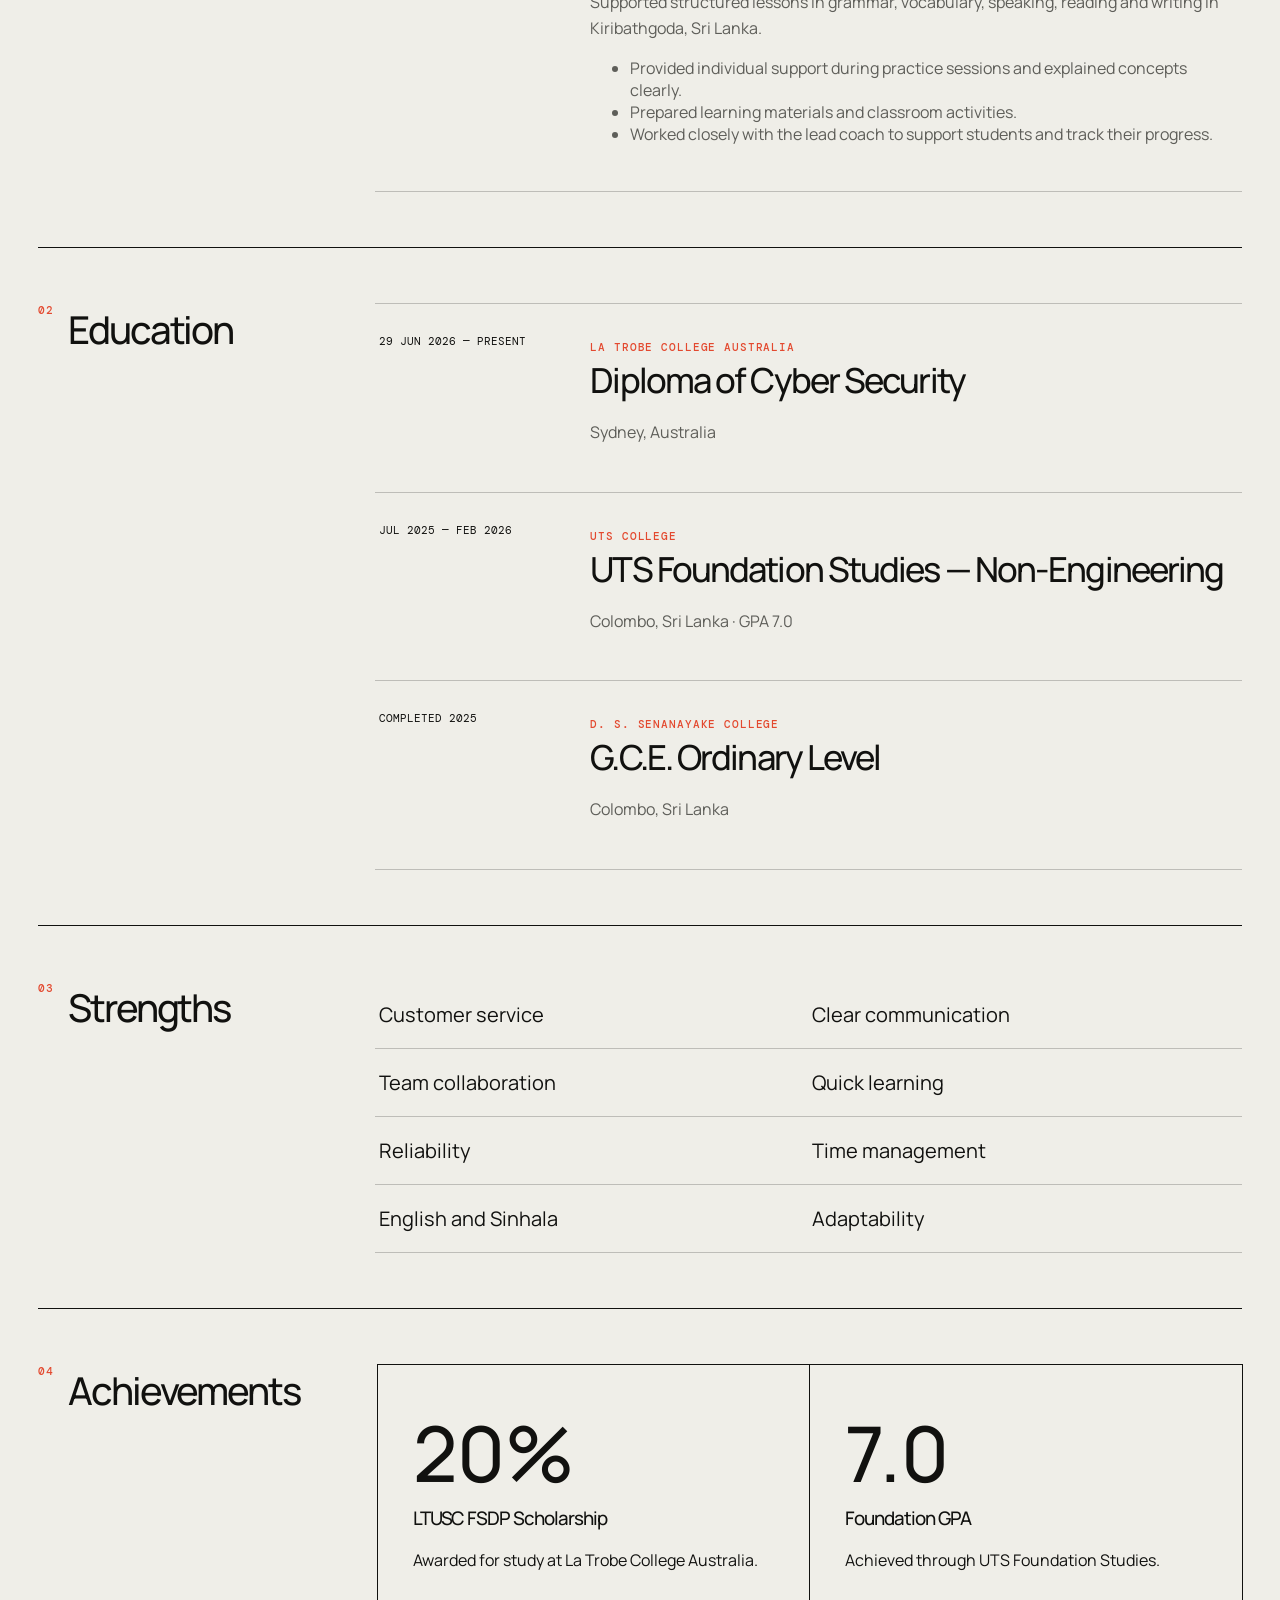
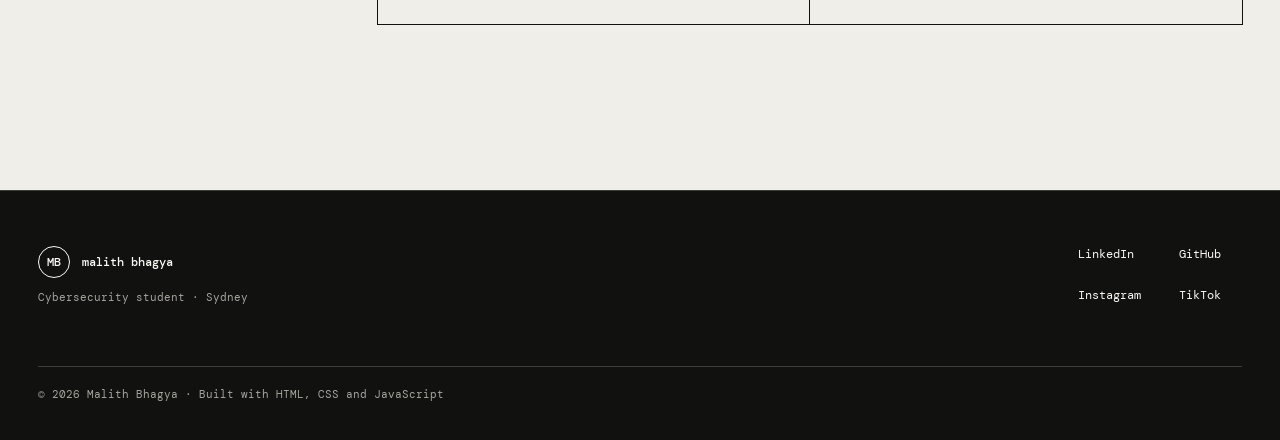
<file: resume.html>
<!doctype html>
<html lang="en">
<head>
  <meta charset="UTF-8" />
  <meta name="viewport" content="width=device-width, initial-scale=1" />
  <meta name="description" content="Education, work experience and achievements of Malith Bhagya." />
  <title>Experience — Malith Bhagya</title>

  <link rel="preconnect" href="https://fonts.googleapis.com" />
  <link rel="preconnect" href="https://fonts.gstatic.com" crossorigin />
  <link
    href="https://fonts.googleapis.com/css2?family=DM+Mono:wght@300;400;500&family=Manrope:wght@400;500;600&display=swap"
    rel="stylesheet"
  />
  <link rel="stylesheet" href="style.css" />
  <script src="script.js" defer></script>
</head>

<body>
  <a class="skip-link" href="#main">Skip to content</a>

  <header class="site-header">
    <nav class="navbar" aria-label="Main navigation">
      <a class="logo" href="index.html"><span>MB</span> malithbhagya.com</a>

      <button class="menu-button" aria-label="Open navigation" aria-expanded="false">
        <i></i>
        <i></i>
      </button>

      <div class="nav-links">
        <a href="index.html">Home</a>
        <a href="about.html">About</a>
        <a class="active" href="resume.html">Experience</a>
        <a href="projects.html">Work</a>
        <a class="nav-contact" href="contact.html">Contact</a>
      </div>
    </nav>
  </header>

  <main id="main">
    <section class="page-hero compact">
      <p class="label reveal">EXPERIENCE / EDUCATION</p>
      <h1 class="reveal">
        Work ethic meets<br />
        <em>adaptability.</em>
      </h1>
      <p class="intro reveal">
        Professional experience across fast food, retail cleaning and
        education—supported by current cybersecurity studies.
      </p>
    </section>

    <section class="section resume">
      <div class="resume-block">
        <div class="resume-heading">
          <span>01</span>
          <h2>Experience</h2>
        </div>

        <div class="timeline">
          <article class="timeline-item reveal">
            <small>AUG 2026 — PRESENT</small>
            <div>
              <b>FRIED BROTHER FAST FOOD RESTAURANT</b>
              <h3>Kitchen Hand — Back of House</h3>
              <p>
                Prepared and cooked menu items to standard during busy
                service periods while maintaining food safety and hygiene
                procedures.
              </p>
              <ul>
                <li>Managed stock rotation and kept preparation and storage areas clean and organised.</li>
                <li>Worked efficiently with the kitchen team to meet order times during peak periods.</li>
                <li>Followed opening and closing procedures, including cleaning equipment and workstations.</li>
              </ul>
            </div>
          </article>

          <article class="timeline-item reveal">
            <small>JUN 2026 — PRESENT</small>
            <div>
              <b>CMS CLEANING / MASTER CARE CLEANING</b>
              <h3>Store Cleaner</h3>
              <p>
                Maintained presentation standards at Ralph Lauren and Rebel
                Sport retail stores through scheduled cleaning work.
              </p>
              <ul>
                <li>Completed dusting, vacuuming and floor cleaning using a scrubbing machine.</li>
                <li>Worked reliably and independently, often outside normal trading hours.</li>
                <li>Coordinated tasks within a small team and communicated with store staff to avoid disruption.</li>
              </ul>
            </div>
          </article>

          <article class="timeline-item reveal">
            <small>FEB 2026 — JUN 2026</small>
            <div>
              <b>BRIGHT VISION ENGLISH ACADEMY</b>
              <h3>Assistant English Coach</h3>
              <p>
                Supported structured lessons in grammar, vocabulary, speaking,
                reading and writing in Kiribathgoda, Sri Lanka.
              </p>
              <ul>
                <li>Provided individual support during practice sessions and explained concepts clearly.</li>
                <li>Prepared learning materials and classroom activities.</li>
                <li>Worked closely with the lead coach to support students and track their progress.</li>
              </ul>
            </div>
          </article>
        </div>
      </div>

      <div class="resume-block">
        <div class="resume-heading">
          <span>02</span>
          <h2>Education</h2>
        </div>

        <div class="timeline">
          <article class="timeline-item reveal">
            <small>29 JUN 2026 — PRESENT</small>
            <div>
              <b>LA TROBE COLLEGE AUSTRALIA</b>
              <h3>Diploma of Cyber Security</h3>
              <p>Sydney, Australia</p>
            </div>
          </article>

          <article class="timeline-item reveal">
            <small>JUL 2025 — FEB 2026</small>
            <div>
              <b>UTS COLLEGE</b>
              <h3>UTS Foundation Studies — Non-Engineering</h3>
              <p>Colombo, Sri Lanka · GPA 7.0</p>
            </div>
          </article>

          <article class="timeline-item reveal">
            <small>COMPLETED 2025</small>
            <div>
              <b>D. S. SENANAYAKE COLLEGE</b>
              <h3>G.C.E. Ordinary Level</h3>
              <p>Colombo, Sri Lanka</p>
            </div>
          </article>
        </div>
      </div>

      <div class="resume-block">
        <div class="resume-heading">
          <span>03</span>
          <h2>Strengths</h2>
        </div>

        <div class="skills reveal">
          <span>Customer service</span>
          <span>Clear communication</span>
          <span>Team collaboration</span>
          <span>Quick learning</span>
          <span>Reliability</span>
          <span>Time management</span>
          <span>English and Sinhala</span>
          <span>Adaptability</span>
        </div>
      </div>

      <div class="resume-block">
        <div class="resume-heading">
          <span>04</span>
          <h2>Achievements</h2>
        </div>

        <div class="achievements">
          <article class="reveal">
            <strong>20%</strong>
            <h3>LTUSC FSDP Scholarship</h3>
            <p>Awarded for study at La Trobe College Australia.</p>
          </article>
          <article class="reveal">
            <strong>7.0</strong>
            <h3>Foundation GPA</h3>
            <p>Achieved through UTS Foundation Studies.</p>
          </article>
        </div>
      </div>
    </section>
  </main>

  <footer class="site-footer">
    <div>
      <a class="logo" href="index.html"><span>MB</span> Malith Bhagya</a>
      <p>Cybersecurity student · Sydney</p>
    </div>

    <div class="socials">
      <a href="https://www.linkedin.com/" target="_blank" rel="noopener">LinkedIn</a>
      <a href="https://github.com/" target="_blank" rel="noopener">GitHub</a>
      <a href="https://www.instagram.com/malithnotfound" target="_blank" rel="noopener">Instagram</a>
      <a href="https://www.tiktok.com/@definitelynotmalith" target="_blank" rel="noopener">TikTok</a>
    </div>

    <p class="copyright">© <span data-year></span> Malith Bhagya · Built with HTML, CSS and JavaScript</p>
  </footer>
</body>
</html>
</file>
<file: style.css>
:root {
  --ink: #11110f;
  --paper: #efeee8;
  --red: #e3492f;
  --grey: #a6a59f;
  --line: rgba(17, 17, 15, 0.22);
  --white: #faf9f5;
}

* {
  box-sizing: border-box;
}

html {
  scroll-behavior: smooth;
}

body {
  margin: 0;
  background: var(--paper);
  color: var(--ink);
  font-family: "Manrope", sans-serif;
  font-size: 16px;
  overflow-x: hidden;
}

img {
  display: block;
  width: 100%;
  object-fit: cover;
}

a {
  color: inherit;
  text-decoration: none;
}

h1,
h2,
h3 {
  font-weight: 500;
  margin: 0;
  letter-spacing: -0.055em;
}

p {
  line-height: 1.65;
}

.skip-link {
  position: fixed;
  left: 1rem;
  top: -4rem;
  z-index: 99;
  background: var(--ink);
  color: white;
  padding: 0.8rem;
}

.skip-link:focus {
  top: 1rem;
}

.site-header {
  position: relative;
  padding: 0 3vw;
}

.navbar {
  min-height: 88px;
  display: flex;
  justify-content: space-between;
  align-items: center;
  border-bottom: 1px solid var(--ink);
}

.logo {
  display: flex;
  align-items: center;
  gap: 12px;
  font: 500 0.78rem "DM Mono", monospace;
  text-transform: lowercase;
}

.logo span {
  display: grid;
  place-items: center;
  width: 32px;
  height: 32px;
  border: 1px solid;
  border-radius: 50%;
  text-transform: uppercase;
}

.nav-links {
  display: flex;
  gap: 28px;
  align-items: center;
  font: 400 0.76rem "DM Mono", monospace;
  text-transform: lowercase;
}

.nav-links a {
  padding: 8px 0;
  border-bottom: 1px solid transparent;
}

.nav-links a:hover,
.nav-links a.active {
  border-color: var(--red);
}

.nav-contact {
  color: var(--red);
}

.menu-button {
  display: none;
  border: 0;
  background: transparent;
}

.menu-button i {
  display: block;
  width: 24px;
  height: 1px;
  background: var(--ink);
  margin: 6px;
}

.section {
  padding: 110px 3vw;
  border-top: 1px solid var(--ink);
}

.home-hero {
  min-height: calc(100vh - 88px);
  padding: 8vh 3vw 4vh;
  display: flex;
  flex-direction: column;
  position: relative;
}

.hero-kicker {
  display: flex;
  justify-content: space-between;
  font: 400 0.75rem "DM Mono", monospace;
  text-transform: uppercase;
  letter-spacing: 0.04em;
}

.home-hero h1 {
  font-size: clamp(4.4rem, 10.6vw, 10.5rem);
  line-height: 0.79;
  margin: auto 0;
}

.home-hero h1 em {
  font-style: normal;
  color: var(--red);
}

.hero-bottom {
  display: grid;
  grid-template-columns: 1fr 1fr;
  gap: 8vw;
  align-items: end;
}

.hero-bottom > p {
  font-size: clamp(1rem, 1.4vw, 1.25rem);
  max-width: 650px;
  margin: 0;
}

.buttons {
  display: flex;
  align-items: center;
  gap: 28px;
}

.button {
  display: inline-flex;
  justify-content: space-between;
  align-items: center;
  gap: 32px;
  padding: 15px 20px;
  border: 1px solid;
  font: 500 0.78rem "DM Mono", monospace;
  text-transform: uppercase;
  transition: 0.2s;
}

.button:hover {
  background: var(--red);
  border-color: var(--red);
  color: white;
}

.button.dark {
  background: var(--ink);
  color: white;
}

.button.light {
  background: var(--white);
  color: var(--ink);
}

.text-link {
  font: 500 0.8rem "DM Mono", monospace;
  border-bottom: 1px solid;
  padding-bottom: 5px;
}

.text-link:hover {
  color: var(--red);
}

.hero-index {
  position: absolute;
  right: 3vw;
  top: 23%;
  font: 400 0.7rem "DM Mono", monospace;
  writing-mode: vertical-rl;
}

.label {
  font: 500 0.7rem "DM Mono", monospace;
  letter-spacing: 0.1em;
  text-transform: uppercase;
  margin: 0;
}

.split {
  display: grid;
  grid-template-columns: 1.35fr 0.65fr;
  gap: 10vw;
  margin-top: 80px;
}

.split h2,
.profile-copy h2 {
  font-size: clamp(3rem, 6.6vw, 7rem);
  line-height: 0.93;
}

.split > div {
  padding-top: 10px;
}

.split > div > p {
  font-size: 1.08rem;
  margin-top: 0;
}

.mono {
  font: 400 0.75rem "DM Mono", monospace !important;
  text-transform: uppercase;
  letter-spacing: 0.06em;
  margin-top: 38px !important;
}

.profile-panel {
  display: grid;
  grid-template-columns: 0.85fr 1.15fr;
  gap: 8vw;
  background: var(--ink);
  color: var(--white);
}

.profile-image img {
  height: min(75vh, 760px);
  filter: grayscale(100%);
  object-position: center 30%;
}

.profile-image span {
  display: block;
  margin-top: 12px;
  font: 400 0.7rem "DM Mono", monospace;
  color: var(--grey);
  text-transform: uppercase;
}

.profile-copy {
  align-self: center;
}

.profile-copy h2 {
  margin: 48px 0;
}

.profile-copy > p:not(.label) {
  max-width: 670px;
  color: #c8c7c0;
}

.profile-copy dl {
  margin: 55px 0;
  border-top: 1px solid #3c3c39;
}

.profile-copy dl div {
  display: grid;
  grid-template-columns: 0.35fr 1fr;
  padding: 15px 0;
  border-bottom: 1px solid #3c3c39;
}

.profile-copy dt {
  font: 400 0.7rem "DM Mono", monospace;
  text-transform: uppercase;
  color: var(--grey);
}

.profile-copy dd {
  margin: 0;
}

.section-top {
  display: flex;
  justify-content: space-between;
  align-items: center;
  margin-bottom: 52px;
}

.work-row {
  display: grid;
  grid-template-columns: 70px 1.2fr 0.7fr 30px;
  gap: 2vw;
  align-items: center;
  padding: 30px 4px;
  border-top: 1px solid;
  transition: 0.2s;
}

.work-row:last-child {
  border-bottom: 1px solid;
}

.work-row:hover {
  background: var(--red);
  color: white;
  padding-left: 20px;
  padding-right: 20px;
}

.work-row > span {
  font: 400 0.7rem "DM Mono", monospace;
}

.work-row h3 {
  font-size: clamp(1.65rem, 3.2vw, 3.4rem);
}

.work-row p {
  font: 400 0.75rem "DM Mono", monospace;
  text-transform: uppercase;
}

.capability {
  background: var(--red);
  color: white;
}

.capability-grid {
  display: grid;
  grid-template-columns: repeat(4, 1fr);
  margin-top: 75px;
}

.capability-grid article {
  min-height: 330px;
  padding: 22px;
  border-top: 1px solid;
  border-right: 1px solid;
  display: flex;
  flex-direction: column;
}

.capability-grid article:first-child {
  border-left: 1px solid;
}

.capability-grid span {
  font: 400 0.7rem "DM Mono", monospace;
}

.capability-grid h3 {
  font-size: clamp(1.35rem, 2.2vw, 2.25rem);
  line-height: 1.05;
  margin: auto 0 20px;
}

.capability-grid p {
  font-size: 0.9rem;
  margin: 0;
}

.direct {
  background: var(--ink);
  color: var(--white);
}

.direct .split h2 {
  color: var(--white);
}

.direct .split > div > p {
  color: #b7b6b0;
  margin-bottom: 35px;
}

.site-footer {
  background: var(--ink);
  color: var(--white);
  border-top: 1px solid #3c3c39;
  padding: 55px 3vw 28px;
  display: grid;
  grid-template-columns: 1fr auto;
  gap: 40px;
}

.site-footer .logo {
  margin-bottom: 12px;
}

.site-footer p {
  font: 400 0.7rem "DM Mono", monospace;
  color: var(--grey);
}

.socials {
  display: grid;
  grid-template-columns: 1fr 1fr;
  gap: 12px 38px;
  font: 400 0.75rem "DM Mono", monospace;
}

.socials a:hover {
  color: var(--red);
}

.copyright {
  grid-column: 1 / -1;
  border-top: 1px solid #3c3c39;
  padding-top: 20px;
}

.page-hero {
  padding: 120px 3vw 100px;
  min-height: 72vh;
}

.page-hero h1 {
  font-size: clamp(4rem, 9vw, 9rem);
  line-height: 0.84;
}

.page-hero h1 em {
  font-style: normal;
  color: var(--red);
}

.page-hero .intro {
  max-width: 650px;
  font-size: 1.1rem;
}

.about-grid {
  display: grid;
  grid-template-columns: 0.75fr 1fr;
  gap: 8vw;
  align-items: center;
  margin-top: 75px;
}

.about-grid img {
  height: 680px;
  filter: grayscale(100%);
}

.large {
  font-size: clamp(1.5rem, 2.8vw, 2.8rem);
  line-height: 1.25;
}

.dark-section {
  background: var(--ink);
  color: var(--white);
}

.dark-section .split > div {
  color: #b9b8b2;
}

.gallery {
  display: grid;
  grid-template-columns: 1.2fr 0.8fr;
  gap: 12px;
  margin-top: 60px;
}

.gallery figure {
  margin: 0;
  position: relative;
  overflow: hidden;
}

.gallery img {
  height: 400px;
  filter: grayscale(100%);
  transition: 0.4s;
}

.gallery figure:hover img {
  filter: grayscale(0);
}

.gallery .wide img {
  height: 520px;
}

.gallery .tall {
  grid-row: span 2;
}

.gallery .tall img {
  height: 100%;
}

.gallery figcaption {
  position: absolute;
  left: 12px;
  bottom: 12px;
  background: var(--ink);
  color: white;
  padding: 7px 10px;
  font: 400 0.68rem "DM Mono", monospace;
}

.resume {
  padding-top: 20px;
}

.resume-block {
  display: grid;
  grid-template-columns: 0.3fr 1fr;
  gap: 6vw;
  padding: 55px 0;
  border-top: 1px solid;
}

.resume-heading {
  display: flex;
  gap: 14px;
}

.resume-heading span,
.timeline-item div > b,
.project article b {
  font: 500 0.68rem "DM Mono", monospace;
  color: var(--red);
  letter-spacing: 0.08em;
}

.resume-heading h2 {
  font-size: 2.4rem;
}

.timeline {
  border-top: 1px solid var(--line);
}

.timeline-item {
  display: grid;
  grid-template-columns: 0.28fr 1fr;
  gap: 30px;
  padding: 30px 4px;
  border-bottom: 1px solid var(--line);
}

.timeline-item > small {
  font: 400 0.7rem "DM Mono", monospace;
}

.timeline-item h3 {
  font-size: clamp(1.5rem, 2.7vw, 2.5rem);
}

.timeline-item p,
.timeline-item ul {
  color: #5e5e59;
}

.tags {
  display: flex;
  gap: 8px;
  flex-wrap: wrap;
}

.tags span {
  border: 1px solid;
  padding: 6px 10px;
  font: 400 0.68rem "DM Mono", monospace;
}

.skills {
  display: grid;
  grid-template-columns: 1fr 1fr;
}

.skills span {
  font-size: 1.25rem;
  padding: 20px 4px;
  border-bottom: 1px solid var(--line);
}

.achievements {
  display: grid;
  grid-template-columns: 1fr 1fr;
}

.achievements article {
  padding: 35px;
  border: 1px solid;
  margin-right: -1px;
}

.achievements strong {
  font-size: clamp(3rem, 6vw, 6rem);
  font-weight: 500;
}

.project-list {
  padding-top: 10px;
}

.project {
  display: grid;
  grid-template-columns: 50px 0.75fr 1fr;
  gap: 4vw;
  padding: 60px 0;
  border-top: 1px solid;
  align-items: center;
}

.project-art {
  height: 360px;
  background: var(--ink);
  color: white;
  display: grid;
  place-items: center;
}

.project-art strong {
  font: 500 5rem "DM Mono", monospace;
  color: var(--red);
}

.project > div:last-child h2 {
  font-size: clamp(2rem, 4vw, 4rem);
  line-height: 1;
}

.project > div:last-child p {
  color: #60605a;
}

.project-note {
  padding: 40px;
  background: var(--red);
  color: white;
  display: grid;
  grid-template-columns: 0.25fr 1fr;
}

.project-note p {
  font-size: 1.7rem;
  margin: 0;
}

.contact-page {
  background: var(--paper);
}

.contact-main {
  min-height: 85vh;
  padding: 110px 3vw;
  display: grid;
  grid-template-columns: 0.9fr 1.1fr;
  gap: 10vw;
  align-items: center;
}

.contact-main h1 {
  font-size: clamp(4rem, 7.5vw, 8rem);
  line-height: 0.88;
  margin: 30px 0;
}

.contact-main h1 em {
  font-style: normal;
  color: var(--red);
}

.email-link {
  font: 400 0.8rem "DM Mono", monospace;
  border-bottom: 1px solid;
}

.contact-form {
  border-top: 1px solid;
  padding-top: 25px;
}

.form-row {
  display: grid;
  grid-template-columns: 1fr 1fr;
  gap: 20px;
}

.field {
  margin-bottom: 20px;
}

.field label {
  display: block;
  font: 500 0.7rem "DM Mono", monospace;
  text-transform: uppercase;
  margin-bottom: 8px;
}

.field input,
.field textarea {
  width: 100%;
  border: 0;
  border-bottom: 1px solid;
  background: transparent;
  padding: 12px 0;
  font: 16px "Manrope";
  outline: none;
}

.field input:focus,
.field textarea:focus {
  border-color: var(--red);
  border-width: 2px;
}

.field.invalid input,
.field.invalid textarea {
  border-color: #bd2020;
}

.field small {
  display: block;
  min-height: 18px;
  color: #a91616;
  margin-top: 5px;
}

.form-status {
  font: 0.75rem "DM Mono", monospace;
}

.reveal {
  opacity: 0;
  transform: translateY(18px);
  transition: opacity 0.7s, transform 0.7s;
}

.reveal.visible {
  opacity: 1;
  transform: none;
}

@media (max-width: 900px) {
  .hero-bottom,
  .split,
  .profile-panel,
  .about-grid,
  .contact-main {
    grid-template-columns: 1fr;
  }

  .profile-copy {
    padding-top: 30px;
  }

  .capability-grid {
    grid-template-columns: 1fr 1fr;
  }

  .project {
    grid-template-columns: 40px 1fr;
  }

  .project > div:last-child {
    grid-column: 2;
  }

  .resume-block {
    grid-template-columns: 1fr;
  }
}

@media (max-width: 680px) {
  .site-header {
    padding: 0 18px;
  }

  .navbar {
    min-height: 72px;
  }

  .menu-button {
    display: block;
  }

  .nav-links {
    display: none;
    position: absolute;
    top: 72px;
    left: 18px;
    right: 18px;
    background: var(--paper);
    border: 1px solid;
    padding: 20px;
    flex-direction: column;
    align-items: stretch;
    z-index: 9;
  }

  .nav-links.open {
    display: flex;
  }

  .home-hero {
    min-height: calc(100vh - 72px);
    padding: 45px 18px 28px;
  }

  .hero-kicker span:last-child {
    display: none;
  }

  .home-hero h1 {
    font-size: clamp(3.55rem, 17vw, 5.7rem);
    line-height: 0.84;
  }

  .hero-bottom {
    gap: 25px;
  }

  .buttons {
    align-items: flex-start;
    flex-direction: column;
  }

  .section,
  .page-hero,
  .contact-main {
    padding-left: 18px;
    padding-right: 18px;
  }

  .section {
    padding-top: 78px;
    padding-bottom: 78px;
  }

  .split {
    margin-top: 50px;
  }

  .work-row {
    grid-template-columns: 40px 1fr 24px;
  }

  .work-row p {
    display: none;
  }

  .capability-grid,
  .gallery,
  .skills,
  .achievements,
  .site-footer,
  .form-row {
    grid-template-columns: 1fr;
  }

  .capability-grid article {
    min-height: 240px;
    border-left: 1px solid;
  }

  .gallery .tall {
    grid-row: auto;
  }

  .gallery img,
  .gallery .wide img,
  .gallery .tall img {
    height: 390px;
  }

  .timeline-item {
    grid-template-columns: 1fr;
  }

  .project {
    grid-template-columns: 1fr;
  }

  .project > div:last-child {
    grid-column: 1;
  }

  .project-art {
    height: 300px;
  }

  .project-note {
    grid-template-columns: 1fr;
    gap: 20px;
  }

  .socials {
    grid-template-columns: 1fr 1fr;
  }

  .copyright {
    grid-column: 1;
  }
}

@media (prefers-reduced-motion: reduce) {
  html {
    scroll-behavior: auto;
  }

  * {
    transition-duration: 0.01ms !important;
  }
}

.project-downloads {
  display: inline-block;
  margin-top: 20px;
  padding-bottom: 6px;
  border-bottom: 1px solid currentColor;
  font-family: "DM Mono", monospace;
  font-size: 0.75rem;
  font-weight: 500;
  text-transform: uppercase;
  transition: color 0.2s ease;
  
}   

.project downloads:hover {
  color: var(--red);
}
</file>
